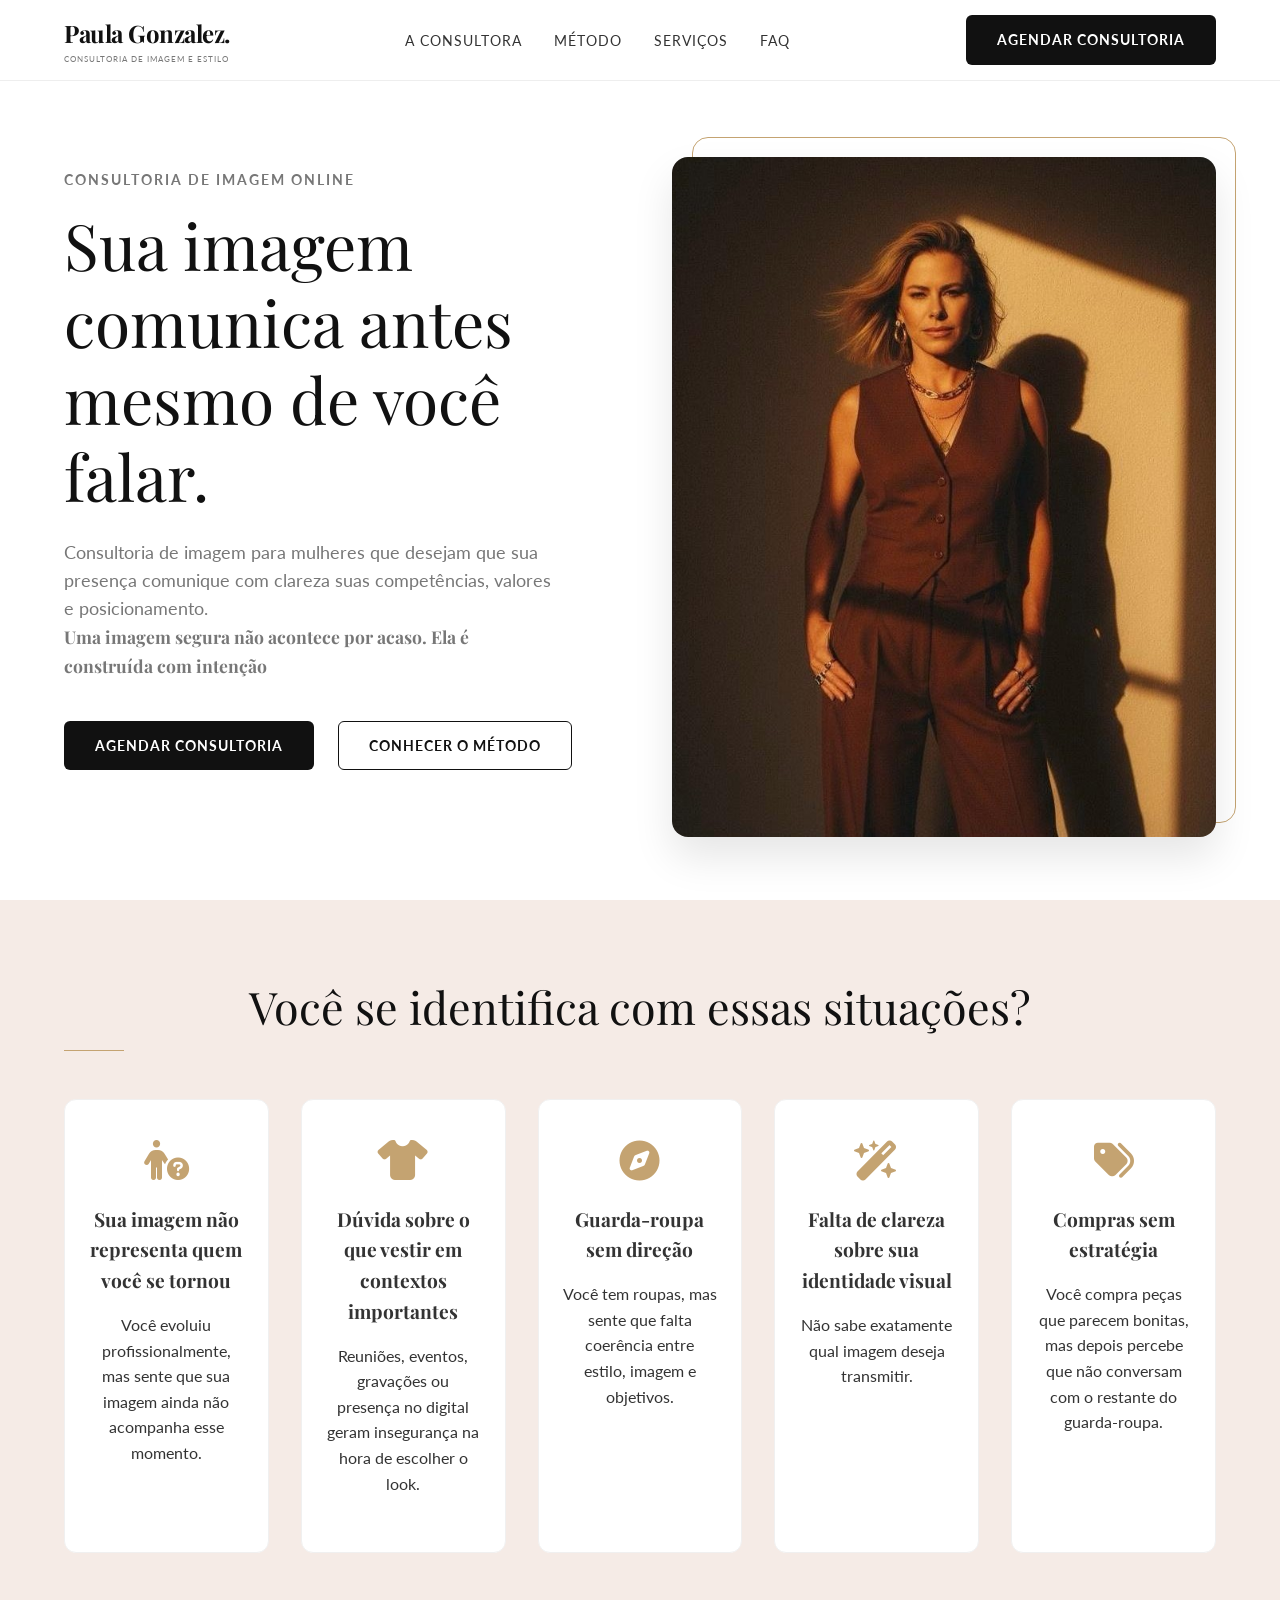
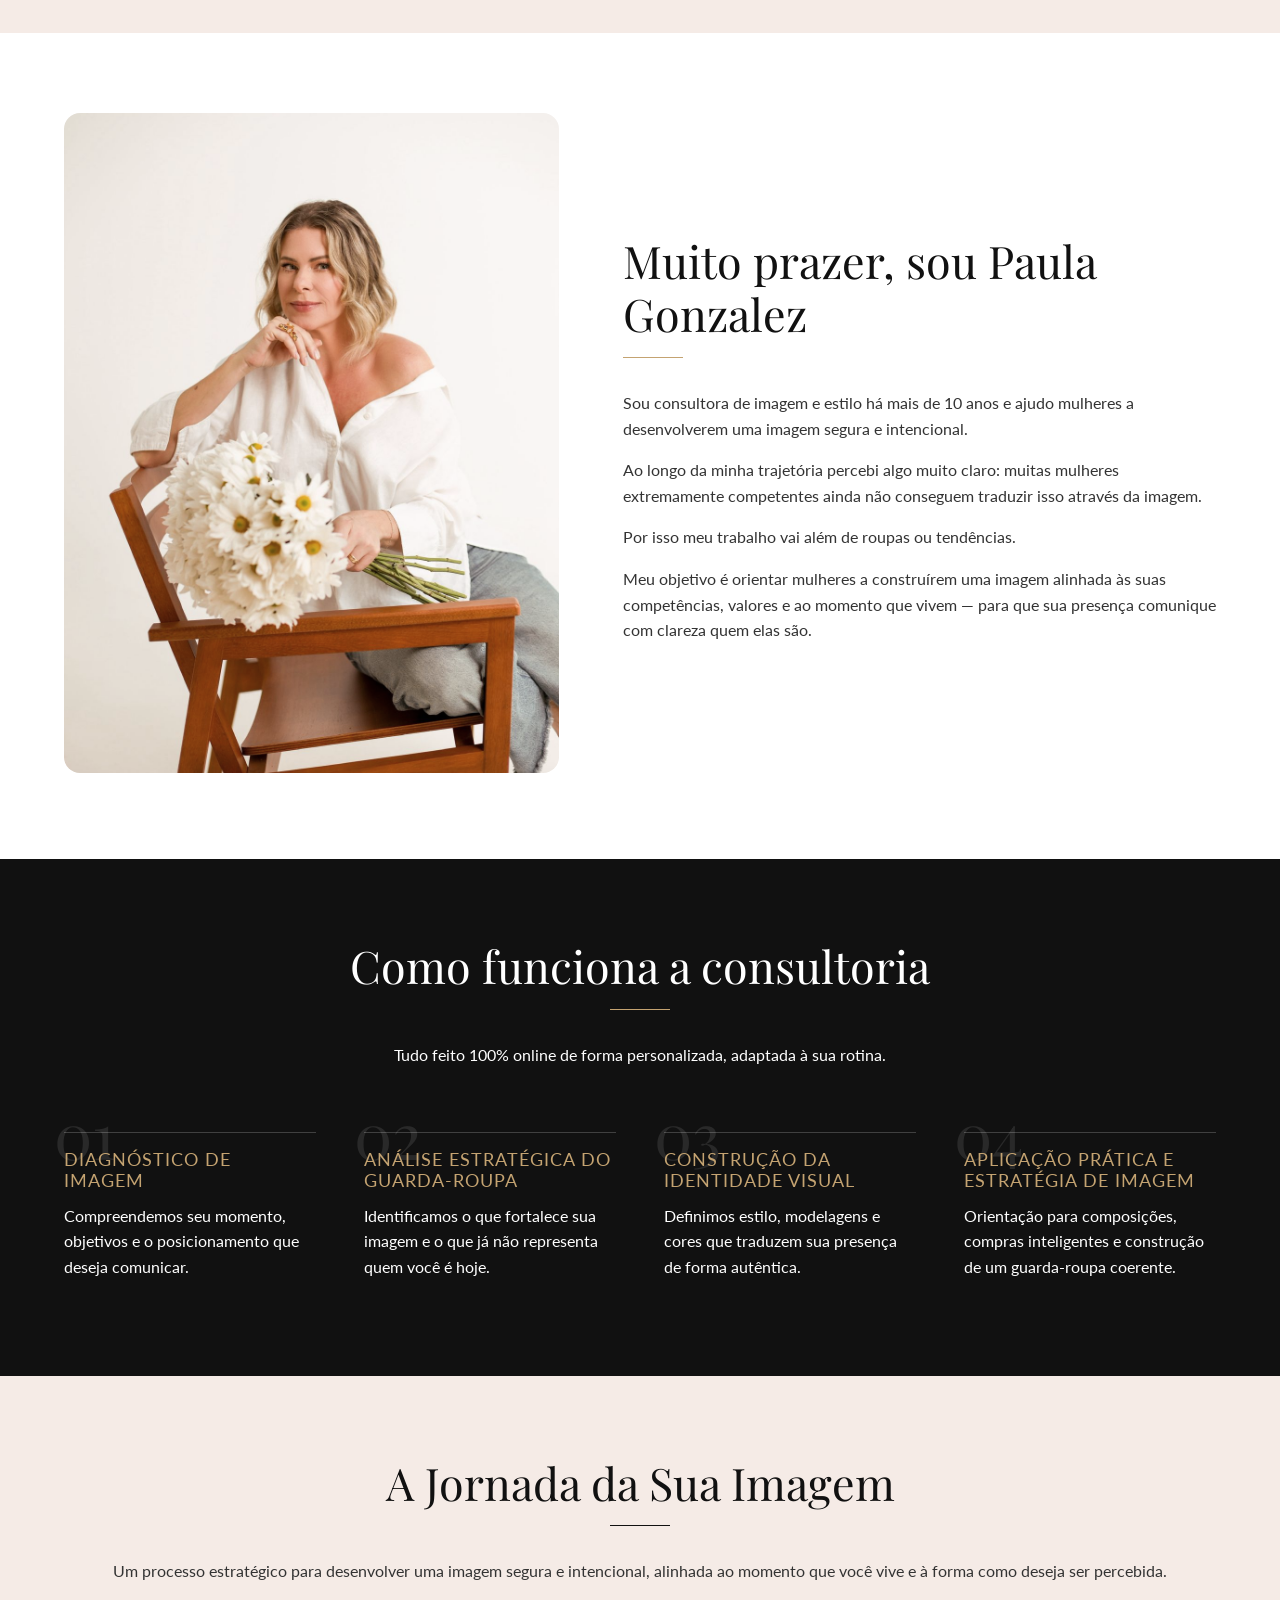
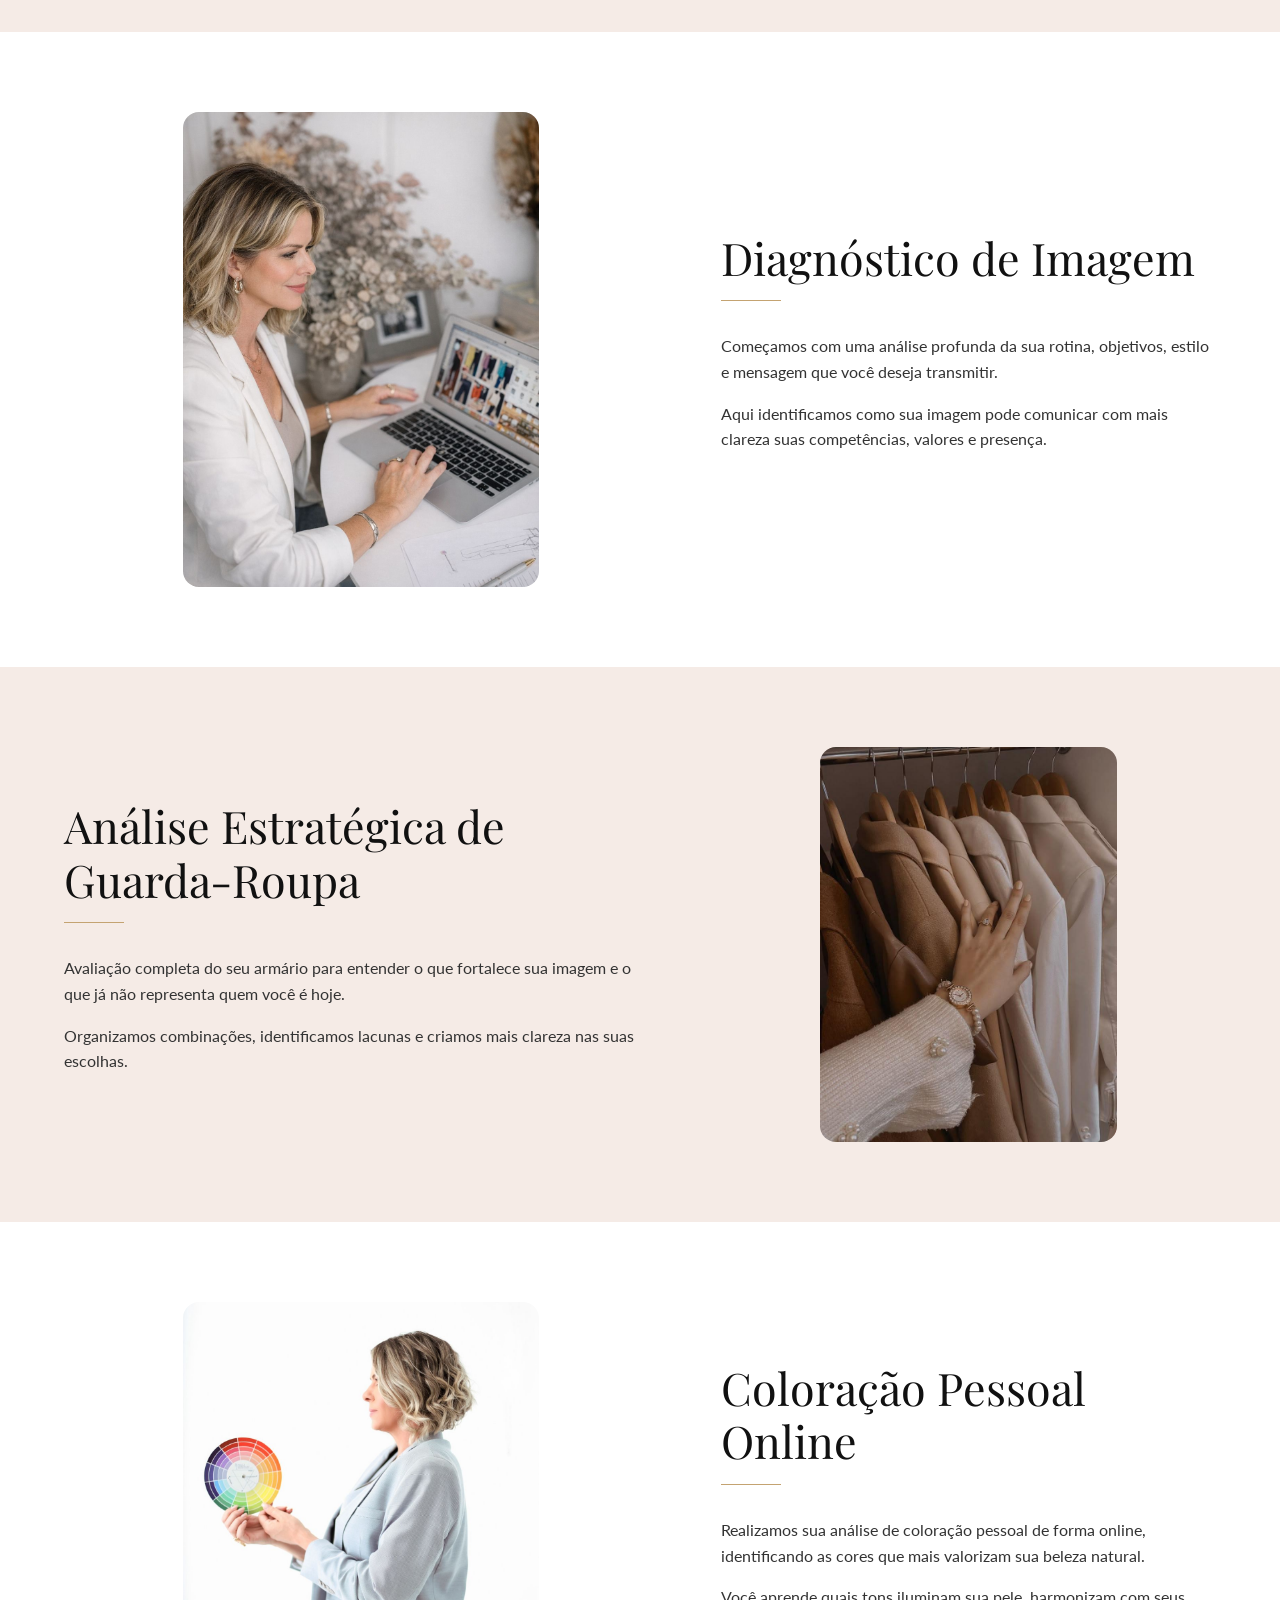
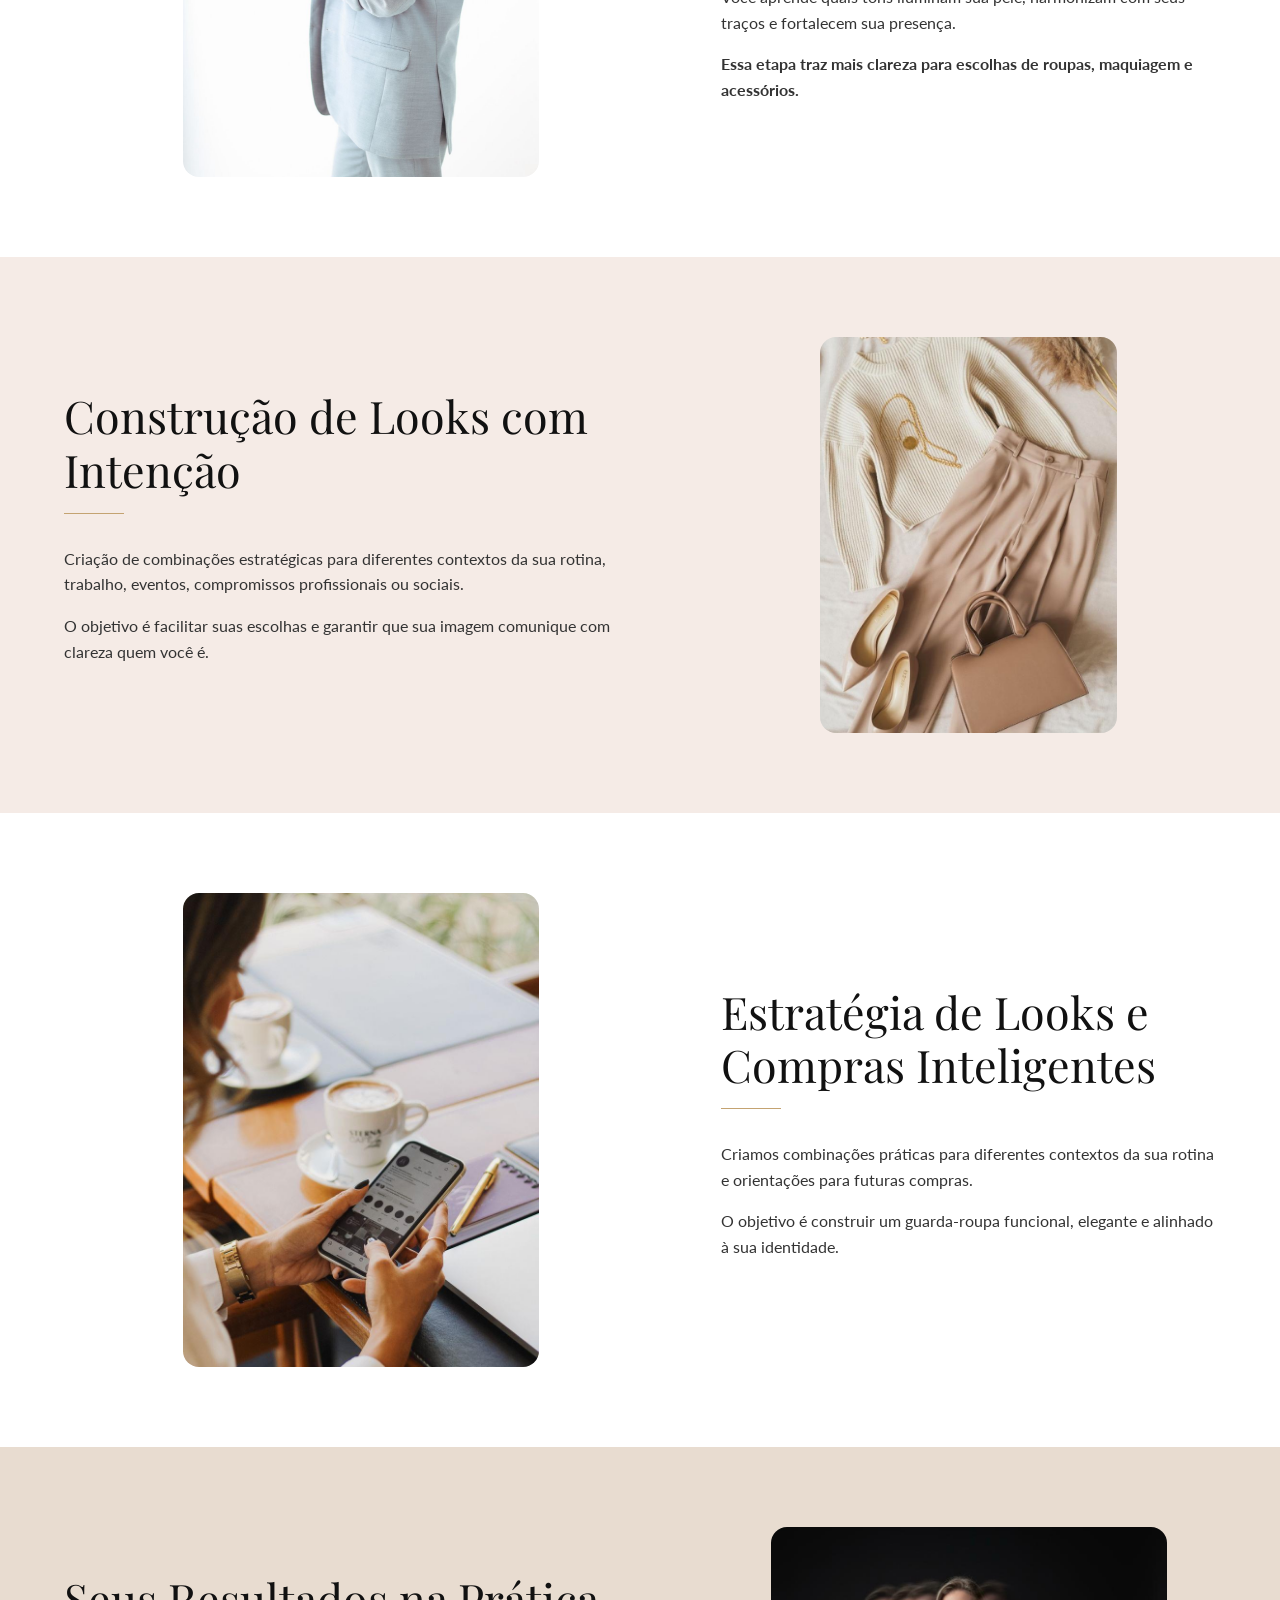
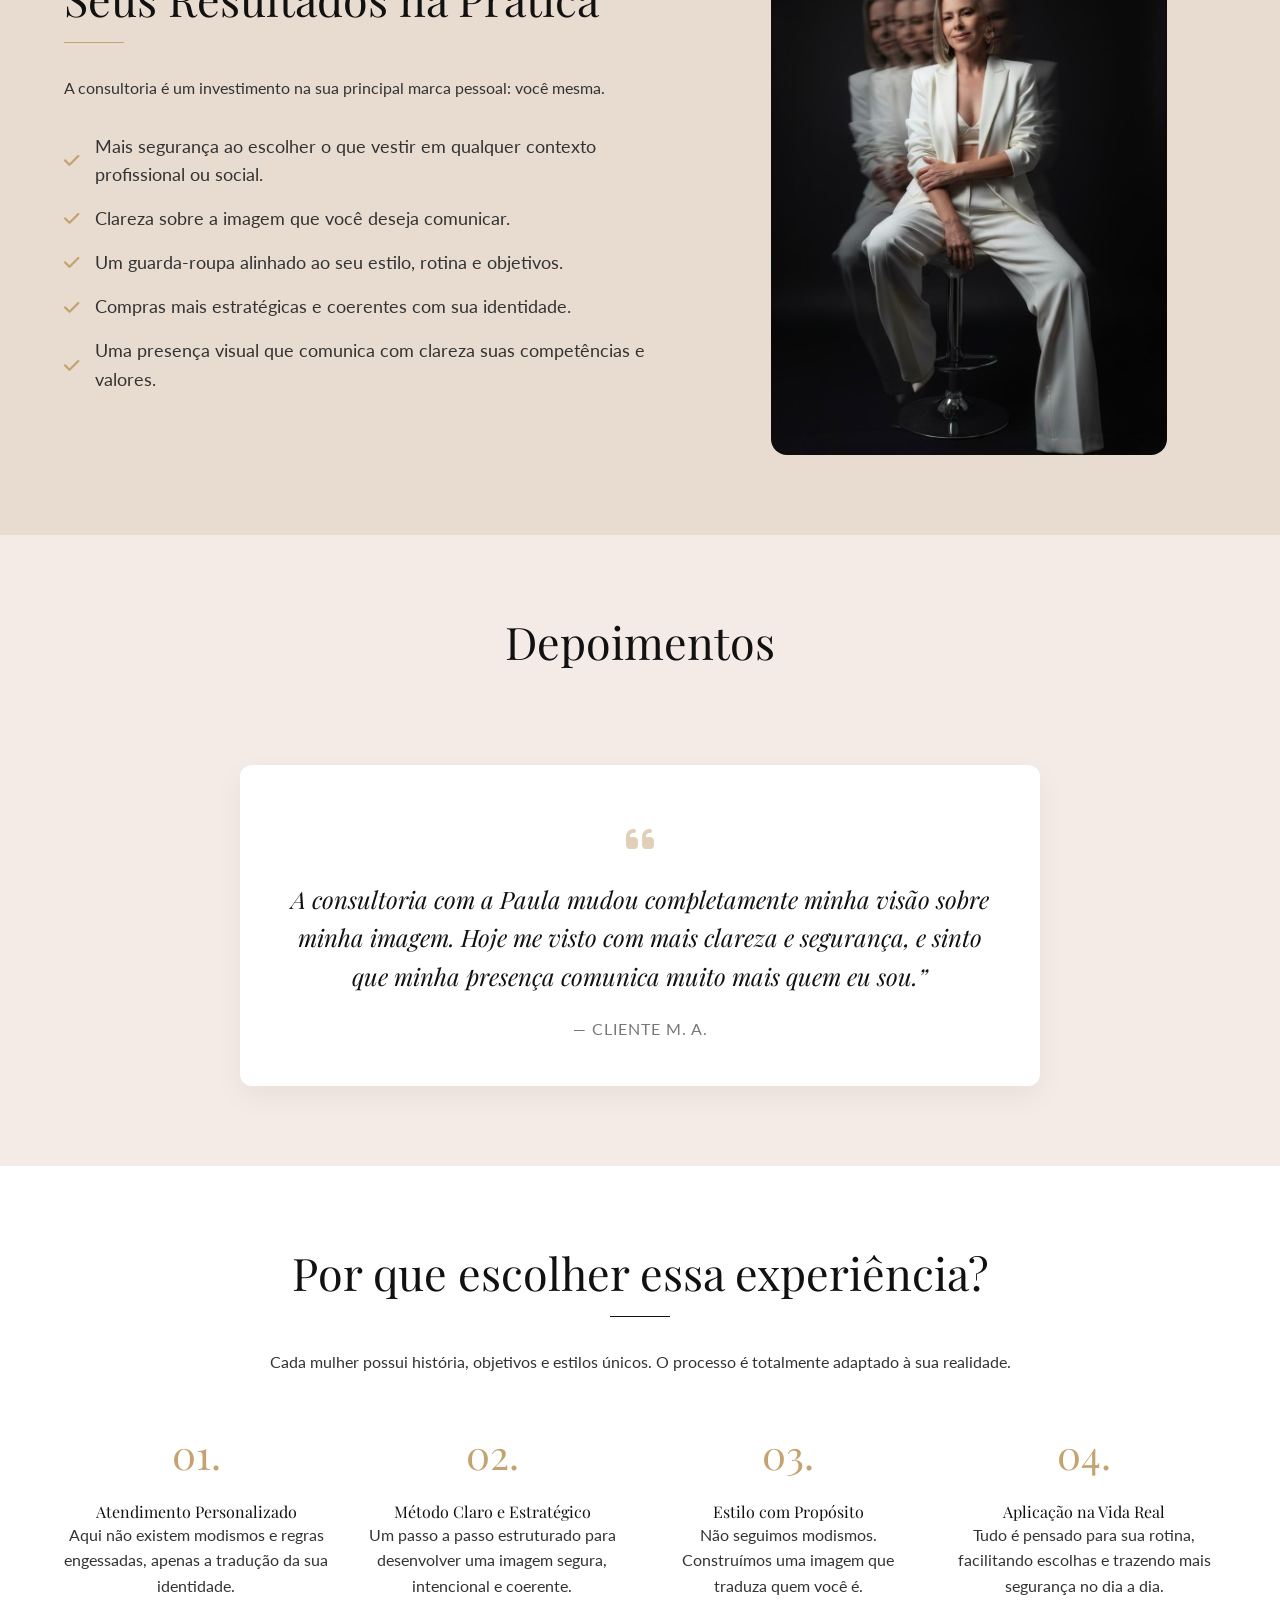
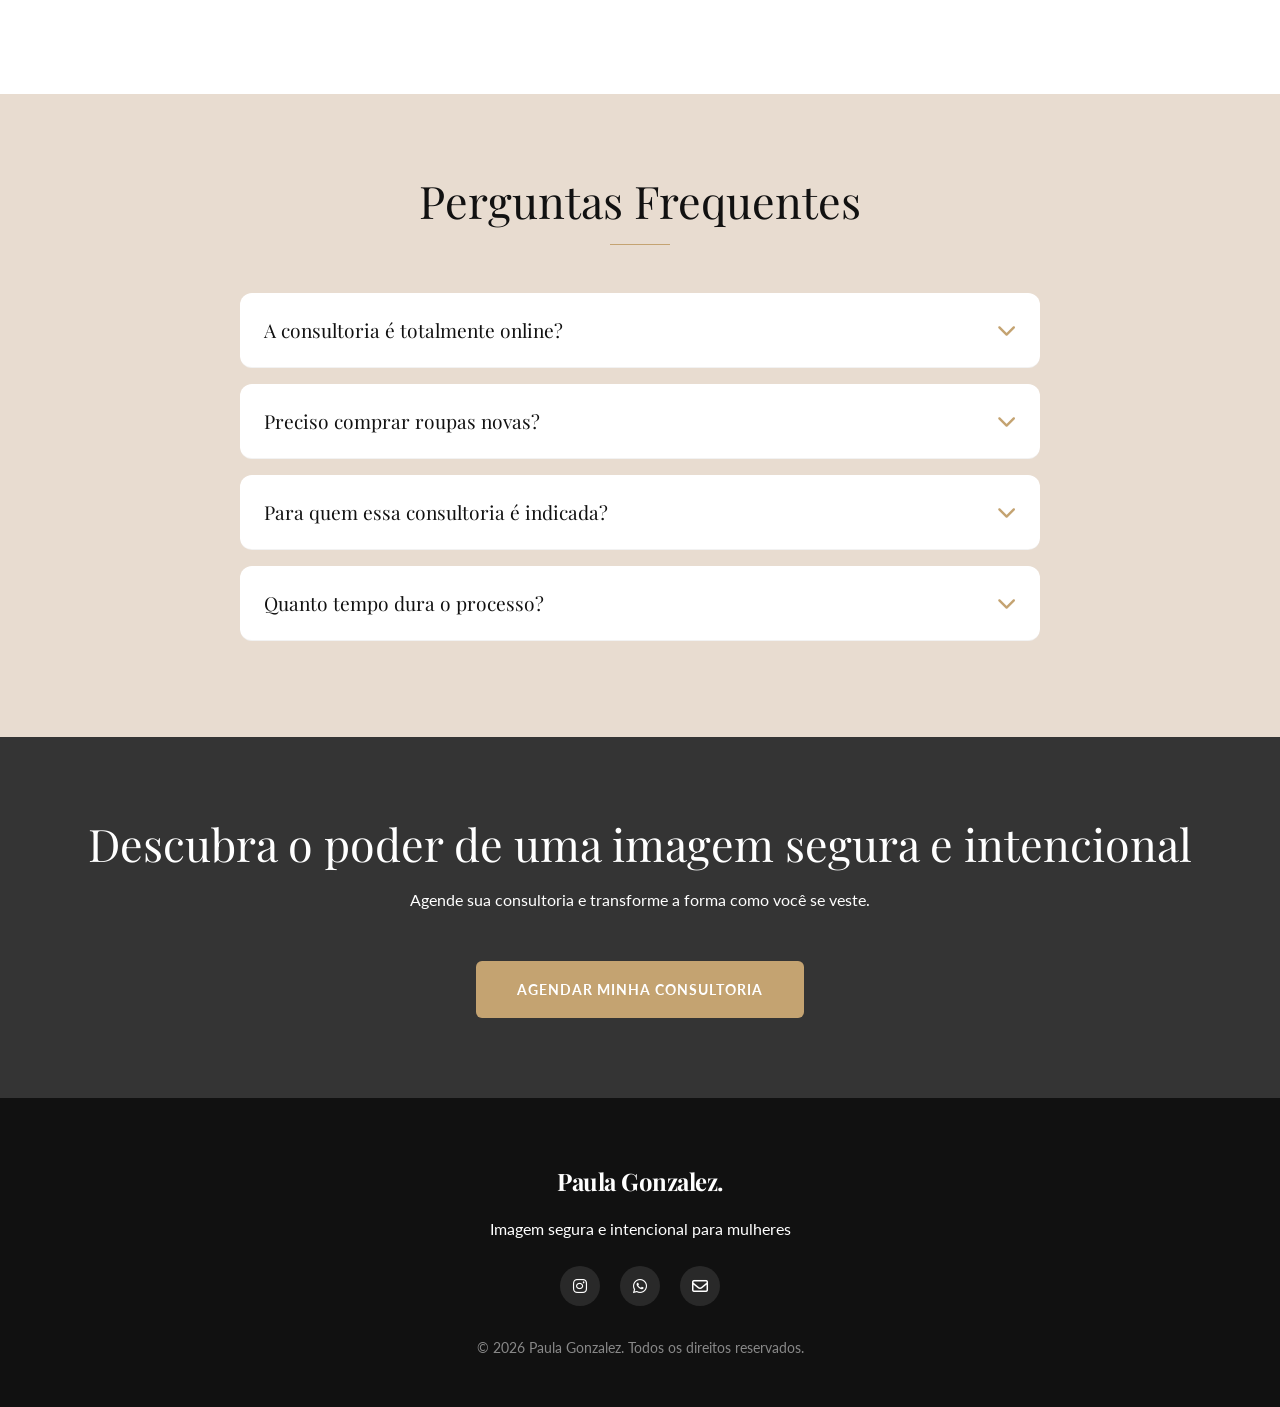
<file: index.html>
<!DOCTYPE html>
<html lang="pt-BR">

<head>
    <meta charset="UTF-8">
    <meta name="viewport" content="width=device-width, initial-scale=1.0">

    <title>Paula Gonzalez | Consultoria de Imagem e Estilo Pessoal</title>

    <meta name="description"
        content="Consultoria de imagem com Paula Gonzalez. Descubra seu estilo pessoal e aprenda a se vestir com confiança, elegância e autenticidade.">

    <meta name="keywords"
        content="consultoria de imagem, consultora de estilo, estilo pessoal, imagem pessoal, personal stylist, Paula Gonzalez">

    <meta name="author" content="Paula Gonzalez">

    <!-- Favicon -->
    <link rel="icon" href="/img/fav.png" type="image/png">

    <!-- Open Graph (para redes sociais como WhatsApp e Facebook) -->
    <meta property="og:title" content="Paula Gonzalez | Consultoria de Imagem">
    <meta property="og:description"
        content="Descubra seu estilo pessoal com a consultoria de imagem de Paula Gonzalez.">
    <meta property="og:type" content="website">
    <meta property="og:url" content="https://paulagonzalez.com.br">
    <meta property="og:image" content="https://paulagonzalez.com.br/img/foto6.jpeg">
    <link rel="canonical" href="https://paulagonzalez.com.br">

    <!-- Twitter Card -->
    <meta name="twitter:card" content="summary_large_image">
    <meta name="twitter:title" content="Paula Gonzalez | Consultoria de Imagem">
    <meta name="twitter:description"
        content="Consultoria de imagem para descobrir seu estilo e se vestir com confiança.">
    <meta name="twitter:image" content="https://paulagonzalez.com.br/img/foto6.jpeg">

    <!-- Google Fonts -->
    <link rel="preconnect" href="https://fonts.googleapis.com">
    <link rel="preconnect" href="https://fonts.gstatic.com" crossorigin>

    <link
        href="https://fonts.googleapis.com/css2?family=Lato:wght@300;400;700&family=Playfair+Display:ital,wght@0,400;0,600;0,700;1,400&display=swap"
        rel="stylesheet">

    <!-- AOS animations -->
    <link href="https://unpkg.com/aos@2.3.1/dist/aos.css" rel="stylesheet">

    <!-- FontAwesome icons -->
    <link rel="stylesheet" href="https://cdnjs.cloudflare.com/ajax/libs/font-awesome/6.4.0/css/all.min.css">

    <!-- CSS -->
    <link rel="stylesheet" href="styles.css">

    <script type="application/ld+json">
        {
        "@context": "https://schema.org",
        "@type": "ProfessionalService",
        "name": "Paula Gonzalez - Consultoria de Imagem",
        "url": "https://www.paulagonzalez.com.br",
        "image": "https://www.paulagonzalez.com.br/img/foto6.jpeg",
        "description": "Consultoria de imagem e estilo pessoal com Paula Gonzalez.",
        "areaServed": "Brasil",
        "sameAs": [
            "https://instagram.com/paulagonzalez.estilo"
        ]
        }
    </script>
</head>

<body>

    <!-- Sticky Header -->
    <header id="header">
        <div class="container header-content">
            <div class="logo-container">
                <a href="#" class="logo">Paula Gonzalez.</a>
                <p
                    style="font-size: 0.5rem; margin-bottom: 0; text-transform: uppercase; letter-spacing: 1px; color: var(--light-text);">
                    Consultoria de Imagem e Estilo</p>
            </div>

            <nav class="desktop-nav">
                <ul>
                    <li><a href="#sobre">A Consultora</a></li>
                    <li><a href="#como-funciona">Método</a></li>
                    <li><a href="#servicos">Serviços</a></li>
                    <li><a href="#faq">FAQ</a></li>
                </ul>
            </nav>
            <a href="#contato" class="btn btn-primary d-none-mobile">Agendar Consultoria</a>
            <button class="mobile-menu-toggle" aria-label="Abrir Menu">
                <i class="fas fa-bars"></i>
            </button>
        </div>

        <!-- Mobile Nav Menu -->
        <nav class="mobile-nav">
            <ul>
                <li><a href="#sobre">A Consultora</a></li>
                <li><a href="#como-funciona">Método</a></li>
                <li><a href="#servicos">Serviços</a></li>
                <li><a href="#faq">FAQ</a></li>
                <li><a href="#contato" class="btn btn-primary btn-block">Agendar Consultoria</a></li>
            </ul>
        </nav>
    </header>

    <!-- 1. Hero Section -->
    <section class="hero" id="inicio">
        <div class="container hero-container">
            <div class="hero-text" style="margin-top: -60px;" data-aos="fade-up" data-aos-duration="1000">
                <span class="eyebrow">Consultoria de Imagem Online</span>
                <h1>Sua imagem comunica antes mesmo de você falar.</h1>
                <p>Consultoria de imagem para mulheres que desejam que sua presença comunique com clareza suas
                    competências, valores e posicionamento. </br>
                    <strong class="frase-hero">Uma imagem segura não
                        acontece por acaso.
                        Ela é construída com intenção</strong>
                </p>
                <div class="hero-buttons">
                    <a href="#contato" class="btn btn-primary">Agendar consultoria</a>
                    <a href="#como-funciona" class="btn btn-outline">Conhecer o método</a>
                </div>
            </div>
            <div class="hero-image-wrapper" data-aos="fade-left" data-aos-duration="1200">
                <!-- Placeholder for Instagram profile picture/main portrait -->
                <div class="image-frame">
                    <img src="img/foto1.jpeg" alt="Paula Gonzalez - Consultora de Imagem" class="hero-img">
                </div>
            </div>
        </div>
    </section>

    <!-- 2. Problema -->
    <section class="problem bg-nude section-padding" id="problema">
        <div class="container">
            <div class="section-title text-center" data-aos="fade-up">
                <h2>Você se identifica com essas situações?</h2>
                <div class="separator-gold"></div>
            </div>

            <div class="problem-grid">
                <div class="problem-card" data-aos="fade-up" data-aos-delay="100">
                    <i class="fa-solid fa-person-circle-question gold-icon"></i>
                    <p><strong>Sua imagem não representa quem você se tornou</strong></p>
                    <p>Você evoluiu profissionalmente, mas sente que sua imagem ainda não
                        acompanha esse momento.</p>
                </div>
                <div class="problem-card" data-aos="fade-up" data-aos-delay="200">
                    <i class="fa-solid fa-shirt gold-icon"></i>
                    <p><strong>Dúvida sobre o que vestir em contextos importantes</strong></p>
                    <p>Reuniões, eventos, gravações ou presença no digital geram insegurança na hora de escolher o look.
                    </p>
                </div>
                <div class="problem-card" data-aos="fade-up" data-aos-delay="300">
                    <i class="fa-solid fa-compass gold-icon"></i>
                    <p><strong>Guarda-roupa sem direção</strong></p>
                    <p>Você tem roupas, mas sente que falta coerência entre estilo, imagem e objetivos.</p>
                </div>
                <div class="problem-card" data-aos="fade-up" data-aos-delay="400">
                    <i class="fa-solid fa-wand-magic-sparkles gold-icon"></i>
                    <p><strong>Falta de clareza sobre sua identidade visual</strong></p>
                    <p>Não sabe exatamente qual imagem deseja transmitir.</p>
                </div>
                <div class="problem-card" data-aos="fade-up" data-aos-delay="500">
                    <i class="fa-solid fa-tags gold-icon"></i>
                    <p><strong>Compras sem estratégia</strong></p>
                    <p>Você compra peças que parecem bonitas, mas depois percebe que não conversam com o restante do
                        guarda-roupa.</p>
                </div>
            </div>
        </div>
    </section>

    <!-- 3. Apresentação da consultora -->
    <section class="about section-padding" id="sobre">
        <div class="container about-container">
            <div class="about-image" data-aos="fade-right">
                <!-- Placeholder for secondary portrait -->
                <img src="img/foto2.jpeg" alt="Paula Gonzalez" class="about-img">
            </div>
            <div class="about-content" data-aos="fade-left">
                <h2>Muito prazer, sou Paula Gonzalez</h2>
                <div class="separator-gold left"></div>
                <p>Sou consultora de imagem e estilo há mais de 10 anos e ajudo mulheres a desenvolverem uma imagem
                    segura e intencional.</p>
                <p>Ao longo da minha trajetória percebi algo muito claro: muitas mulheres extremamente competentes ainda
                    não conseguem traduzir isso através da imagem.</p>
                <p>Por isso meu trabalho vai além de roupas ou tendências.</p>
                <p>Meu objetivo é orientar mulheres a construírem uma imagem alinhada às suas competências, valores e ao
                    momento que vivem — para que sua presença comunique com clareza quem elas são.</p>
            </div>
        </div>
    </section>

    <!-- 4. Como funciona -->
    <section class="how-it-works bg-black text-white section-padding" id="como-funciona">
        <div class="container">
            <div class="section-title text-center" data-aos="fade-up">
                <h2>Como funciona a consultoria</h2>
                <div class="separator-gold mx-auto"></div>
                <p class="subtitle mt-3">Tudo feito 100% online de forma personalizada, adaptada à sua rotina.</p>
            </div>

            <div class="steps-container">
                <div class="step" data-aos="fade-up" data-aos-delay="100">
                    <div class="step-number">01</div>
                    <div class="step-content">
                        <h3>Diagnóstico de imagem</h3>
                        <p>Compreendemos seu momento, objetivos e o posicionamento que deseja comunicar.</p>
                    </div>
                </div>

                <div class="step" data-aos="fade-up" data-aos-delay="200">
                    <div class="step-number">02</div>
                    <div class="step-content">
                        <h3>Análise estratégica do guarda-roupa</h3>
                        <p>Identificamos o que fortalece sua imagem e o que já não representa quem você é hoje.</p>
                    </div>
                </div>

                <div class="step" data-aos="fade-up" data-aos-delay="300">
                    <div class="step-number">03</div>
                    <div class="step-content">
                        <h3>Construção da identidade visual</h3>
                        <p>Definimos estilo, modelagens e cores que traduzem sua presença de forma autêntica.</p>
                    </div>
                </div>

                <div class="step" data-aos="fade-up" data-aos-delay="400">
                    <div class="step-number">04</div>
                    <div class="step-content">
                        <h3>Aplicação prática e estratégia de imagem</h3>
                        <p>Orientação para composições, compras inteligentes e construção de um guarda-roupa coerente.
                        </p>
                    </div>
                </div>
            </div>
        </div>
    </section>

    <!-- Nova Seção: Coloração Pessoal -->
    <!-- Título Incial da Jornada -->
    <section class="section-padding bg-nude" id="servicos" style="padding-bottom: 2rem;">
        <div class="container">
            <div class="section-title text-center" data-aos="fade-up">
                <h2>A Jornada da Sua Imagem</h2>
                <div class="separator-black mx-auto"></div>
                <p>Um processo estratégico para desenvolver uma imagem segura e intencional, alinhada ao momento que
                    você vive e à forma como deseja ser percebida.</p>
            </div>
        </div>
    </section>

    <!-- 1. Diagnóstico de Imagem -->
    <section class="color-analysis section-padding bg-white" id="diagnostico">
        <div class="container results-container">
            <div class="color-image" data-aos="fade-right">
                <img src="img/foto6.jpeg" alt="Diagnóstico de Imagem" class="results-img"
                    style="border-radius: 16px; width: 60%; margin: 0 auto; display: block;">
            </div>
            <div class="color-content" data-aos="fade-left">
                <h2>Diagnóstico de Imagem</h2>
                <div class="separator-gold left"></div>
                <p>Começamos com uma análise profunda da sua rotina, objetivos, estilo e mensagem que você deseja
                    transmitir.</p>
                <p>Aqui identificamos como sua imagem pode comunicar com mais clareza suas competências, valores e
                    presença.</p>
            </div>
        </div>
    </section>

    <!-- 2. Análise Estratégica de Guarda-Roupa -->
    <section class="color-analysis section-padding bg-nude" id="analise-guarda-roupa">
        <div class="container results-container">
            <div class="color-content" data-aos="fade-right">
                <h2>Análise Estratégica de Guarda-Roupa</h2>
                <div class="separator-gold left"></div>
                <p>Avaliação completa do seu armário para entender o que fortalece sua imagem e o que já não representa
                    quem você é hoje.</p>
                <p>Organizamos combinações, identificamos lacunas e criamos mais clareza nas suas escolhas.</p>
            </div>
            <div class="color-image" data-aos="fade-left">
                <img src="img/foto5.jpeg" alt="Análise Estratégica de Guarda-Roupa" class="results-img"
                    style="border-radius: 16px; width: 60%; margin: 0 auto; display: block;">
            </div>
        </div>
    </section>

    <!-- 3. Coloração Pessoal Online -->
    <section class="color-analysis section-padding bg-white" id="coloracao">
        <div class="container results-container">
            <div class="color-image" data-aos="fade-right">
                <img src="img/foto4.jpeg" style="width: 60%; margin: 0 auto; display: block;"
                    alt="Coloração Pessoal Online" class="results-img"
                    style="border-radius: 16px; width: 60%; margin: 0 auto; display: block;">
            </div>
            <div class="color-content" data-aos="fade-left">
                <h2>Coloração Pessoal Online</h2>
                <div class="separator-gold left"></div>
                <p>Realizamos sua análise de coloração pessoal de forma online, identificando as cores que mais
                    valorizam sua beleza natural.</p>
                <p>Você aprende quais tons iluminam sua pele, harmonizam com seus traços e fortalecem sua presença.</p>
                <p><strong>Essa etapa traz mais clareza para escolhas de roupas, maquiagem e acessórios.</strong></p>


            </div>
        </div>
    </section>

    <!-- 4. Construção de Looks com Intenção -->
    <section class="color-analysis section-padding bg-nude" id="looks">
        <div class="container results-container">
            <div class="color-content" data-aos="fade-right">
                <h2>Construção de Looks com Intenção</h2>
                <div class="separator-gold left"></div>
                <p>Criação de combinações estratégicas para diferentes contextos da sua rotina, trabalho, eventos,
                    compromissos profissionais ou sociais.</p>
                <p>O objetivo é facilitar suas escolhas e garantir que sua imagem comunique com clareza quem você
                    é.</p>
            </div>
            <div class="color-image" data-aos="fade-left">
                <img src="img/foto7.jpeg" alt="Construção de Looks com Intenção" class="results-img"
                    style="border-radius: 16px; width: 60%; margin: 0 auto; display: block;">
            </div>
        </div>
    </section>

    <!-- 5. Estratégia de Looks e Compras Inteligentes -->
    <section class="color-analysis section-padding bg-white" id="compras">
        <div class="container results-container">
            <div class="color-image" data-aos="fade-right">
                <img src="img/foto8.jpeg" alt="Estratégia de Looks e Compras Inteligentes" class="results-img"
                    style="border-radius: 16px; width: 60%; margin: 0 auto; display: block;">
            </div>
            <div class="color-content" data-aos="fade-left">
                <h2>Estratégia de Looks e Compras Inteligentes</h2>
                <div class="separator-gold left"></div>
                <p>Criamos combinações práticas para diferentes contextos da sua rotina e orientações para futuras
                    compras.</p>
                <p>O objetivo é construir um guarda-roupa funcional, elegante e alinhado à sua identidade.</p>
            </div>
        </div>
    </section>

    <!-- 6. Resultados -->
    <section class="results section-padding bg-beige" id="resultados">
        <div class="container results-container">
            <div class="results-content" data-aos="fade-right">
                <h2>Seus Resultados na Prática</h2>
                <div class="separator-gold left"></div>
                <p>A consultoria é um investimento na sua principal marca pessoal: você mesma.</p>
                <ul class="results-list mt-4">
                    <li><i class="fa-solid fa-check gold-icon"></i> Mais segurança ao escolher o que vestir em qualquer
                        contexto profissional ou social.
                    </li>
                    <li><i class="fa-solid fa-check gold-icon"></i> Clareza sobre a imagem que você deseja comunicar.
                    </li>
                    <li><i class="fa-solid fa-check gold-icon"></i> Um guarda-roupa alinhado ao seu estilo, rotina e
                        objetivos.
                    </li>
                    <li><i class="fa-solid fa-check gold-icon"></i> Compras mais estratégicas e coerentes com sua
                        identidade.</li>
                    <li><i class="fa-solid fa-check gold-icon"></i> Uma presença visual que comunica com clareza suas
                        competências e valores.</li>
                </ul>
            </div>
            <div class="results-image" data-aos="fade-left">
                <!-- Aesthetic lifestyle photo -->
                <img src="img/foto3.jpeg" alt="Resultados de estilo" class="results-img"
                    style="width: 80%; margin: 0 auto; display: block;">

            </div>
        </div>
    </section>

    <!-- 7. Prova Social e Looks -->
    <section class="social-proof bg-nude section-padding" id="depoimentos">
        <div class="container text-center">
            <div class="section-title" data-aos="fade-up">
                <h2>Depoimentos</h2>
                <!-- <h2>Resultados reais de clientes</h2>
                <div class="separator-gold mx-auto"></div>
                <p>Veja como o alinhamento entre estilo, imagem e intenção transforma a forma como uma mulher se percebe
                    e se apresenta</p> -->
            </div>

            <div class="gallery-grid">
                <!-- Placeholders for IG photos -->
                <!-- <div class="gallery-item" data-aos="zoom-in" data-aos-delay="100">
                    <img src="https://images.unsplash.com/photo-1495385794356-15371f348c31?q=80&w=600&auto=format&fit=crop"
                        alt="Look inspiração">
                </div>
                <div class="gallery-item" data-aos="zoom-in" data-aos-delay="200">
                    <img src="https://images.unsplash.com/photo-1551488831-00ddcb6c6bd3?q=80&w=600&auto=format&fit=crop"
                        alt="Look inspiração">
                </div>
                <div class="gallery-item" data-aos="zoom-in" data-aos-delay="300">
                    <img src="https://images.unsplash.com/photo-1434389678232-0aaa5b8429ed?q=80&w=600&auto=format&fit=crop"
                        alt="Look inspiração">
                </div> -->
            </div>

            <div class="testimonials mt-5">
                <div class="testimonial-card" data-aos="fade-up">
                    <div class="quote-icon"><i class="fa-solid fa-quote-left"></i></div>
                    <p>A consultoria com a Paula mudou completamente minha visão sobre minha imagem. Hoje me visto com
                        mais clareza e segurança, e sinto que minha presença comunica muito mais quem eu sou.”</p>
                    <h4>— Cliente M. A.</h4>
                </div>
            </div>
        </div>
    </section>

    <!-- 8. Diferenciais -->
    <section class="differentials section-padding text-center">
        <div class="container text-center">
            <div class="section-title" data-aos="fade-up">
                <h2 data-aos="fade-up">Por que escolher essa experiência?</h2>
                <div class="separator-black mx-auto" data-aos="fade-up"></div>
                <p>Cada mulher possui história, objetivos e estilos únicos. O processo é totalmente adaptado à sua
                    realidade.</p>
            </div>

            <div class="diff-grid mt-5">
                <div class="diff-item" data-aos="fade-up" data-aos-delay="100">
                    <span class="diff-number">01.</span>
                    <h4>Atendimento Personalizado</h4>
                    <p>Aqui não existem modismos e regras engessadas, apenas a tradução da sua identidade.</p>
                </div>
                <div class="diff-item" data-aos="fade-up" data-aos-delay="200">
                    <span class="diff-number">02.</span>
                    <h4>Método Claro e Estratégico</h4>
                    <p>Um passo a passo estruturado para desenvolver uma imagem segura, intencional e coerente.</p>
                </div>
                <div class="diff-item" data-aos="fade-up" data-aos-delay="300">
                    <span class="diff-number">03.</span>
                    <h4>Estilo com Propósito</h4>
                    <p>Não seguimos modismos. Construímos uma imagem que traduza quem você é.</p>
                </div>
                <div class="diff-item" data-aos="fade-up" data-aos-delay="400">
                    <span class="diff-number">04.</span>
                    <h4>Aplicação na Vida Real</h4>
                    <p>Tudo é pensado para sua rotina, facilitando escolhas e trazendo mais segurança no dia a dia.</p>
                </div>
            </div>
        </div>
    </section>

    <!-- 10. FAQ -->
    <section class="faq bg-beige section-padding" id="faq">
        <div class="container faq-container">
            <div class="section-title text-center" data-aos="fade-up">
                <h2>Perguntas Frequentes</h2>
                <div class="separator-gold mx-auto"></div>
            </div>

            <div class="accordion" data-aos="fade-up" data-aos-delay="200">
                <div class="accordion-item">
                    <button class="accordion-header">
                        A consultoria é totalmente online?
                        <i class="fas fa-chevron-down"></i>
                    </button>
                    <div class="accordion-content">
                        <p>Sim! Todo o processo foi desenvolvido com uma metodologia inovadora para ser conduzido 100% à
                            distância, mantendo a excelência, o nível de detalhe e o contato próximo, através de
                            encontros por vídeo e materiais digitais de suporte.</p>
                    </div>
                </div>

                <div class="accordion-item">
                    <button class="accordion-header">
                        Preciso comprar roupas novas?
                        <i class="fas fa-chevron-down"></i>
                    </button>
                    <div class="accordion-content">
                        <p>Não obrigatoriamente. O objetivo primário é otimizar o guarda-roupa que você já possui
                            ensinando novas formas de usá-lo. As compras são direcionadas apenas para peças-chave
                            faltantes e de forma muito estratégica.</p>
                    </div>
                </div>

                <div class="accordion-item">
                    <button class="accordion-header">
                        Para quem essa consultoria é indicada?
                        <i class="fas fa-chevron-down"></i>
                    </button>
                    <div class="accordion-content">
                        <p>Esta consultoria é indicada para mulheres que desejam desenvolver uma imagem mais segura,
                            coerente e alinhada ao momento que vivem — seja no ambiente profissional, social ou no
                            digital.</p>
                    </div>
                </div>

                <div class="accordion-item">
                    <button class="accordion-header">
                        Quanto tempo dura o processo?
                        <i class="fas fa-chevron-down"></i>
                    </button>
                    <div class="accordion-content">
                        <p>O tempo pode variar de acordo com a sua disponibilidade para os encontros online, mas em
                            média o processo completo de Consultoria de Estilo leva de 4 a 6 semanas para a entrega do
                            dossiê final.</p>
                    </div>
                </div>
            </div>
        </div>
    </section>

    <!-- 9. CTA -->
    <section class="cta section-padding" id="contato">
        <div class="cta-overlay"></div>
        <div class="container text-center relative z-10" data-aos="zoom-in">
            <h2>Descubra o poder de uma imagem segura e intencional</h2>
            <p>Agende sua consultoria e transforme a forma como você se veste.</p>
            <a href="https://wa.me/554591454407?text=Olá,%20gostaria%20de%20saber%20mais%20sobre%20a%20consultoria%20de%20imagem."
                target="_blank" class="btn btn-gold btn-large mt-4">Agendar Minha
                Consultoria</a>
        </div>
    </section>

    <!-- Footer -->
    <footer>
        <div class="container text-center">
            <a href="#" class="logo footer-logo">Paula Gonzalez.</a>
            <p>Imagem segura e intencional para mulheres</p>
            <div class="social-links mt-3">
                <a href="https://www.instagram.com/paulagonzalez.estilo/" target="_blank" aria-label="Instagram"><i
                        class="fab fa-instagram"></i></a>
                <a href="https://wa.me/554591454407?text=Olá,%20gostaria%20de%20saber%20mais%20sobre%20a%20consultoria%20de%20imagem."
                    target="_blank" aria-label="WhatsApp"><i class="fab fa-whatsapp"></i></a>
                <a href="mailto:contatopaulagonzalez@gmail.com" aria-label="Email"><i class="far fa-envelope"></i></a>

            </div>
            <p class="copyright mt-4">&copy; 2026 Paula Gonzalez. Todos os direitos reservados.</p>
        </div>
    </footer>

    <!-- Scripts -->
    <script src="https://unpkg.com/aos@2.3.1/dist/aos.js"></script>
    <script src="script.js"></script>
</body>

</html>
</file>
<file: styles.css>
/* =========================================
   VARIABLES & SETUP
   ========================================= */
:root {
    --primary-color: #111111;
    /* Black */
    --secondary-color: #c4a371;
    /* Soft Gold */
    --accent-color: #e8dcd0;
    /* Beige */
    --bg-color: #ffffff;
    --nude-color: #f5ebe6;
    /* Nude */
    --text-color: #333333;
    --light-text: #777777;

    --font-heading: 'Playfair Display', serif;
    --font-body: 'Lato', sans-serif;

    --transition: all 0.3s cubic-bezier(0.25, 0.8, 0.25, 1);
}

* {
    margin: 0;
    padding: 0;
    box-sizing: border-box;
}

html {
    scroll-behavior: smooth;
    font-size: 16px;
}

body {
    font-family: var(--font-body);
    color: var(--text-color);
    background-color: var(--bg-color);
    line-height: 1.6;
    overflow-x: hidden;
}

/* =========================================
   TYPOGRAPHY
   ========================================= */
h1,
h2,
h3,
h4,
h5,
h6 {
    font-family: var(--font-heading);
    color: var(--primary-color);
    font-weight: 400;
    line-height: 1.2;
}

h1 {
    font-size: clamp(2.5rem, 5vw, 4rem);
    margin-bottom: 1.5rem;
}

h2 {
    font-size: clamp(2rem, 3.5vw, 3rem);
    margin-bottom: 1rem;
}

h3 {
    font-size: 1.5rem;
    margin-bottom: 0.75rem;
}

p {
    margin-bottom: 1rem;
}

a {
    text-decoration: none;
    color: inherit;
    transition: var(--transition);
}

.eyebrow {
    text-transform: uppercase;
    letter-spacing: 2px;
    font-size: 0.85rem;
    font-weight: 700;
    color: var(--light-text);
    display: block;
    margin-bottom: 1rem;
}

.problem-card p strong {
    font-family: var(--font-heading);
    font-size: 1.2rem;
    /* opcional: deixa um pouquinho maior */
}

.frase-hero {
    font-family: var(--font-heading);

    text-align: center;
    /* opcional: deixa um pouquinho maior */
}


/* =========================================
   UTILITIES
   ========================================= */
.container {
    width: 90%;
    max-width: 1200px;
    margin: 0 auto;
}

.text-center {
    text-align: center;
}

.relative {
    position: relative;
}

.z-10 {
    z-index: 10;
}

.mt-3 {
    margin-top: 1.5rem;
}

.mt-4 {
    margin-top: 2rem;
}

.mt-5 {
    margin-top: 3rem;
}

.section-padding {
    padding: 5rem 0;
}

/* Variables mapping */
.bg-nude {
    background-color: var(--nude-color);
}

.bg-beige {
    background-color: var(--accent-color);
}

.bg-black {
    background-color: var(--primary-color);
}

.bg-white {
    background-color: var(--bg-color);
}

.text-white h2,
.text-white h3,
.text-white p,
.text-white .eyebrow {
    color: #ffffff;
}

.gold-text {
    color: var(--secondary-color) !important;
}

.gold-icon {
    color: var(--secondary-color);
}

/* Separators */
.separator-gold,
.separator-black {
    height: 1px;
    width: 60px;
    margin-bottom: 2rem;
}

.separator-gold.mx-auto,
.separator-black.mx-auto {
    margin-left: auto;
    margin-right: auto;
}

.separator-gold.left {
    margin-left: 0;
}

.separator-gold {
    background-color: var(--secondary-color);
}

.separator-black {
    background-color: var(--primary-color);
}

/* =========================================
   BUTTONS
   ========================================= */
.btn {
    display: inline-block;
    padding: 12px 30px;
    font-family: var(--font-body);
    font-size: 0.9rem;
    font-weight: 700;
    text-transform: uppercase;
    letter-spacing: 1px;
    cursor: pointer;
    border: 1px solid transparent;
}

.btn-primary {
    background-color: var(--primary-color);
    color: #ffffff;
}

.btn-primary:hover {
    background-color: #333333;
}

.btn-outline {
    background-color: transparent;
    border-color: var(--primary-color);
    color: var(--primary-color);
}

.btn-outline:hover {
    background-color: var(--primary-color);
    color: #ffffff;
}

.btn-gold {
    background-color: var(--secondary-color);
    color: #ffffff;
}

.btn-gold:hover {
    background-color: #b08d58;
}

.btn-large {
    padding: 16px 40px;
}

.btn-block {
    display: block;
    width: 100%;
    text-align: center;
}

/* =========================================
   HEADER & NAVIGATION
   ========================================= */
header {
    position: fixed;
    top: 0;
    left: 0;
    width: 100%;
    z-index: 1000;
    background-color: rgba(255, 255, 255, 0.95);
    backdrop-filter: blur(5px);
    border-bottom: 1px solid #eeeeee;
    transition: var(--transition);
}

header.scrolled {
    box-shadow: 0 4px 20px rgba(0, 0, 0, 0.05);
}

.header-content {
    display: flex;
    justify-content: space-between;
    align-items: center;
    height: 80px;
}

.logo {
    font-family: var(--font-heading);
    font-size: 1.5rem;
    font-weight: 700;
    color: var(--primary-color);
    letter-spacing: -0.5px;
}

.desktop-nav ul {
    list-style: none;
    display: flex;
    gap: 2rem;
}

.desktop-nav a {
    font-size: 0.9rem;
    font-weight: 400;
    text-transform: uppercase;
    letter-spacing: 1px;
}

.desktop-nav a:hover {
    color: var(--secondary-color);
}

.mobile-menu-toggle {
    display: none;
    background: none;
    border: none;
    font-size: 1.5rem;
    color: var(--primary-color);
    cursor: pointer;
}

.mobile-nav {
    display: none;
    background-color: #ffffff;
    padding: 2rem;
    position: absolute;
    top: 80px;
    left: 0;
    width: 100%;
    box-shadow: 0 10px 15px rgba(0, 0, 0, 0.05);
}

.mobile-nav.active {
    display: block;
}

.mobile-nav ul {
    list-style: none;
    display: flex;
    flex-direction: column;
    gap: 1.5rem;
}

.mobile-nav a:not(.btn) {
    display: block;
    font-size: 1.1rem;
    text-transform: uppercase;
    letter-spacing: 1px;
}

/* =========================================
   HERO SECTION
   ========================================= */
.hero {
    min-height: 100vh;
    padding-top: 100px;
    display: flex;
    align-items: center;
}

.hero-container {
    display: grid;
    grid-template-columns: 1fr 1fr;
    gap: 4rem;
    align-items: center;
}

.hero-text h1 {
    margin-bottom: 1.5rem;
}

.hero-text p {
    font-size: 1.1rem;
    color: var(--light-text);
    margin-bottom: 2.5rem;
    max-width: 90%;
}

.hero-buttons {
    display: flex;
    gap: 1.5rem;
}

.hero-image-wrapper {
    position: relative;
}

.image-frame {
    position: relative;
}

.image-frame::after {
    content: '';
    position: absolute;
    top: -20px;
    right: -20px;
    bottom: 20px;
    left: 20px;
    border: 1px solid var(--secondary-color);
    z-index: -1;
}

.hero-img {
    width: 100%;
    height: auto;
    object-fit: cover;
    aspect-ratio: 4/5;
    box-shadow: 0 20px 40px rgba(0, 0, 0, 0.1);
}

/* =========================================
   PROBLEM SECTION
   ========================================= */
.problem-grid {
    display: grid;
    grid-template-columns: repeat(auto-fit, minmax(200px, 1fr));
    gap: 2rem;
    margin-top: 3rem;
}

.problem-card {
    background-color: #ffffff;
    padding: 2.5rem 1.5rem;
    text-align: center;
    border: 1px solid #f0f0f0;
    transition: var(--transition);
}

.problem-card:hover {
    transform: translateY(-10px);
    box-shadow: 0 15px 30px rgba(0, 0, 0, 0.05);
    border-color: var(--secondary-color);
}

.problem-card i {
    font-size: 2.5rem;
    margin-bottom: 1.5rem;
}

/* =========================================
   ABOUT SECTION
   ========================================= */
.about-container {
    display: grid;
    grid-template-columns: 1fr 1.2fr;
    gap: 4rem;
    align-items: center;
}

.about-img {
    width: 100%;
    height: auto;
    object-fit: cover;
    aspect-ratio: 3/4;
    filter: grayscale(20%);
    transition: var(--transition);
}

.about-img:hover {
    filter: grayscale(0%);
}

.mission-quote {
    font-family: var(--font-heading);
    font-size: 1.4rem;
    font-style: italic;
    color: var(--primary-color);
    border-left: 2px solid var(--secondary-color);
    padding-left: 1.5rem;
    padding-top: 10px;
    padding-bottom: 10px;
    margin-top: 2rem;
}

/* =========================================
   HOW IT WORKS (STEPS)
   ========================================= */
.steps-container {
    display: grid;
    grid-template-columns: repeat(auto-fit, minmax(250px, 1fr));
    gap: 3rem;
    margin-top: 4rem;
}

.step {
    position: relative;
}

.step-number {
    font-family: var(--font-heading);
    font-size: 4rem;
    color: rgba(255, 255, 255, 0.1);
    position: absolute;
    top: -30px;
    left: -10px;
    line-height: 1;
    z-index: 1;
}

.step-content {
    position: relative;
    z-index: 2;
    padding-top: 1rem;
    border-top: 1px solid rgba(255, 255, 255, 0.2);
}

.step-content h3 {
    color: var(--secondary-color);
    font-family: var(--font-body);
    font-size: 1.1rem;
    text-transform: uppercase;
    letter-spacing: 1px;
}

/* =========================================
   SERVICES
   ========================================= */
.services-grid {
    display: grid;
    grid-template-columns: repeat(2, 1fr);
    gap: 2rem;
    margin-top: 3rem;
}

.service-card {
    background-color: #ffffff;
    padding: 3rem;
    border: 1px solid transparent;
    transition: var(--transition);
}

.service-card:hover {
    background-color: var(--primary-color);
    color: #ffffff;
    border-color: var(--primary-color);
}

.service-card:hover h3,
.service-card:hover p {
    color: #ffffff;
}

.service-card:hover .service-icon {
    color: var(--secondary-color);
}

.service-icon {
    font-size: 2rem;
    color: var(--primary-color);
    margin-bottom: 1.5rem;
    transition: var(--transition);
}

/* =========================================
   RESULTS
   ========================================= */
.results-container {
    display: grid;
    grid-template-columns: 1.2fr 1fr;
    gap: 4rem;
    align-items: center;
}

.results-list {
    list-style: none;
}

.results-list li {
    font-size: 1.1rem;
    margin-bottom: 1rem;
    display: flex;
    align-items: center;
    gap: 1rem;
}

.results-img {
    width: 100%;
    height: auto;
    object-fit: cover;
    aspect-ratio: 3/4;
}

/* =========================================
   SOCIAL PROOF (GALLERY/TESTIMONIALS)
   ========================================= */
.gallery-grid {
    display: grid;
    grid-template-columns: repeat(3, 1fr);
    gap: 1.5rem;
    margin-top: 3rem;
}

.gallery-item {
    overflow: hidden;
    position: relative;
}

.gallery-item img {
    width: 100%;
    height: 100%;
    object-fit: cover;
    aspect-ratio: 1/1;
    transition: transform 0.8s ease;
}

.gallery-item:hover img {
    transform: scale(1.05);
}

.testimonial-card {
    max-width: 800px;
    margin: 0 auto;
    background-color: #ffffff;
    padding: 3rem;
    box-shadow: 0 10px 30px rgba(0, 0, 0, 0.05);
}

.quote-icon {
    font-size: 2rem;
    color: var(--secondary-color);
    margin-bottom: 1rem;
    opacity: 0.5;
}

.testimonial-card p {
    font-family: var(--font-heading);
    font-size: 1.5rem;
    font-style: italic;
    color: var(--primary-color);
}

.testimonial-card h4 {
    margin-top: 1.5rem;
    font-family: var(--font-body);
    font-size: 1rem;
    text-transform: uppercase;
    letter-spacing: 1px;
    color: var(--light-text);
}

/* =========================================
   DIFFERENTIALS
   ========================================= */
.diff-grid {
    display: grid;
    grid-template-columns: repeat(4, 1fr);
    gap: 2rem;
}

.diff-number {
    font-family: var(--font-heading);
    font-size: 2.5rem;
    color: var(--secondary-color);
    display: block;
    margin-bottom: 1rem;
}

/* =========================================
   FAQ
   ========================================= */
.faq-container {
    max-width: 800px;
}

.accordion {
    margin-top: 3rem;
}

.accordion-item {
    background-color: #ffffff;
    border-bottom: 1px solid rgba(0, 0, 0, 0.05);
    margin-bottom: 1rem;
}

.accordion-header {
    width: 100%;
    padding: 1.5rem;
    background: none;
    border: none;
    text-align: left;
    font-family: var(--font-heading);
    font-size: 1.2rem;
    color: var(--primary-color);
    cursor: pointer;
    display: flex;
    justify-content: space-between;
    align-items: center;
}

.accordion-header i {
    color: var(--secondary-color);
    transition: var(--transition);
}

.accordion-header.active i {
    transform: rotate(180deg);
}

.accordion-content {
    padding: 0 1.5rem;
    max-height: 0;
    overflow: hidden;
    transition: max-height 0.3s ease;
}

.accordion-content p {
    padding-bottom: 1.5rem;
    color: var(--light-text);
}

/* =========================================
   CTA SECTION
   ========================================= */
.cta {
    position: relative;
    background-image: url('https://images.unsplash.com/photo-1490481651871-ab68de25d43d?q=80&w=2000&auto=format&fit=crop');
    background-size: cover;
    background-position: center;
    background-attachment: fixed;
    color: white;
}

.cta-overlay {
    position: absolute;
    top: 0;
    left: 0;
    width: 100%;
    height: 100%;
    background-color: rgba(17, 17, 17, 0.85);
}

.cta h2 {
    color: white;
}

/* =========================================
   FOOTER
   ========================================= */
footer {
    background-color: var(--primary-color);
    color: #ffffff;
    padding: 4rem 0 2rem;
}

.footer-logo {
    color: #ffffff;
    margin-bottom: 1rem;
    display: inline-block;
}

.social-links a {
    display: inline-block;
    width: 40px;
    height: 40px;
    line-height: 40px;
    background-color: rgba(255, 255, 255, 0.1);
    border-radius: 50%;
    margin: 0 0.5rem;
    transition: var(--transition);
}

.social-links a:hover {
    background-color: var(--secondary-color);
    transform: translateY(-3px);
}

.copyright {
    color: rgba(255, 255, 255, 0.5);
    font-size: 0.85rem;
}


/* =========================================
   BORDAS ARREDONDADAS (Suavização do layout)
   ========================================= */

/* 1. Botões */
.btn {
    border-radius: 6px;
    /* Mude para 30px se quiser botões em formato de "pílula" */
}

/* 2. Cartões (Problemas, Serviços, Depoimentos e FAQ) */
.problem-card,
.service-card,
.testimonial-card,
.accordion-item {
    border-radius: 12px;
}

/* 3. Imagens (Fotos da consultora e galeria) */
.hero-img,
.about-img,
.results-img,
.gallery-item,
.gallery-item img {
    border-radius: 16px;
}

/* 4. A moldura dourada atrás da foto principal */
.image-frame::after {
    border-radius: 16px;
}



/* =========================================
   MEDIA QUERIES
   ========================================= */
@media (max-width: 992px) {
    .d-none-mobile {
        display: none !important;
    }

    .mobile-menu-toggle {
        display: block;
    }

    .desktop-nav {
        display: none;
    }

    .hero-container,
    .about-container,
    .results-container {
        grid-template-columns: 1fr;
        gap: 3rem;
    }

    .hero-text,
    .about-content,
    .results-content {
        order: -1;
    }

    .image-frame::after {
        display: none;
    }

    .services-grid,
    .diff-grid {
        grid-template-columns: repeat(2, 1fr);
    }
}

@media (max-width: 768px) {

    .services-grid,
    .diff-grid {
        grid-template-columns: 1fr;
    }

    .gallery-grid {
        grid-template-columns: 1fr;
    }

    h1 {
        font-size: 2.5rem;
    }

    h2 {
        font-size: 2rem;
    }

    .hero-buttons {
        flex-direction: column;
    }

    .hero {
        padding-top: 120px;
    }
}
</file>
